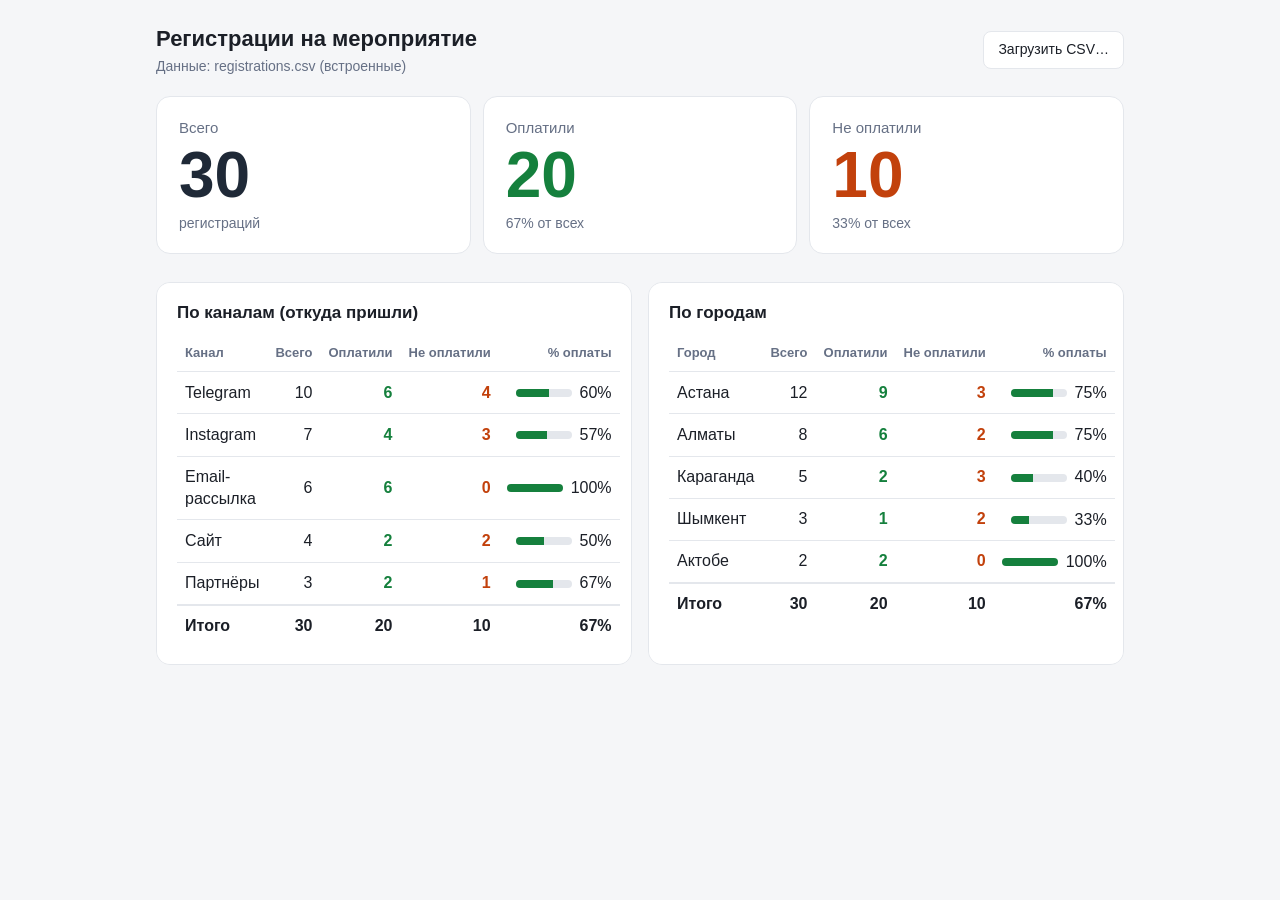
<file: index.html>
<!doctype html>
<html lang="ru">
<head>
<meta charset="utf-8">
<meta name="viewport" content="width=device-width, initial-scale=1">
<title>Регистрации на мероприятие</title>
<style>
  :root {
    --bg: #f5f6f8; --card: #ffffff; --text: #1b1f27; --muted: #667085;
    --line: #e4e7ec; --total: #1f2937; --paid: #15803d; --unpaid: #c2410c;
    --paid-bg: #dcfce7; --unpaid-bg: #ffedd5; --bar: #e4e7ec; --accent: #2563eb;
  }
  @media (prefers-color-scheme: dark) {
    :root {
      --bg: #12151b; --card: #1b2029; --text: #eef0f4; --muted: #98a2b3;
      --line: #2b3240; --total: #eef0f4; --paid: #4ade80; --unpaid: #fb923c;
      --paid-bg: #14391f; --unpaid-bg: #3d2410; --bar: #2b3240; --accent: #60a5fa;
    }
  }
  * { box-sizing: border-box; }
  body {
    margin: 0; background: var(--bg); color: var(--text);
    font: 16px/1.4 -apple-system, BlinkMacSystemFont, "Segoe UI", Roboto, Arial, sans-serif;
  }
  .wrap { max-width: 1000px; margin: 0 auto; padding: 24px 16px 48px; }
  header { display: flex; justify-content: space-between; align-items: center; gap: 12px; flex-wrap: wrap; margin-bottom: 20px; }
  h1 { font-size: 22px; margin: 0; }
  .sub { color: var(--muted); font-size: 14px; margin-top: 2px; }
  button.load {
    background: var(--card); color: var(--text); border: 1px solid var(--line);
    border-radius: 8px; padding: 8px 14px; font: inherit; font-size: 14px; cursor: pointer;
  }
  button.load:hover { border-color: var(--accent); color: var(--accent); }
  .kpis { display: grid; grid-template-columns: repeat(3, 1fr); gap: 12px; margin-bottom: 28px; }
  .kpi { background: var(--card); border: 1px solid var(--line); border-radius: 14px; padding: 20px 22px; }
  .kpi .label { color: var(--muted); font-size: 15px; }
  .kpi .num { font-size: 64px; font-weight: 700; line-height: 1.05; margin-top: 4px; font-variant-numeric: tabular-nums; }
  .kpi.total .num { color: var(--total); }
  .kpi.paid .num { color: var(--paid); }
  .kpi.unpaid .num { color: var(--unpaid); }
  .kpi .note { color: var(--muted); font-size: 14px; margin-top: 4px; }
  .grid { display: grid; grid-template-columns: 1fr 1fr; gap: 16px; }
  .panel { background: var(--card); border: 1px solid var(--line); border-radius: 14px; padding: 18px 20px; overflow-x: auto; }
  h2 { font-size: 17px; margin: 0 0 10px; }
  table { width: 100%; border-collapse: collapse; font-variant-numeric: tabular-nums; }
  th, td { padding: 9px 8px; text-align: right; border-bottom: 1px solid var(--line); white-space: nowrap; }
  th:first-child, td:first-child { text-align: left; white-space: normal; }
  th { color: var(--muted); font-weight: 600; font-size: 13px; }
  tbody tr:last-child td { border-bottom: 0; }
  tfoot td { font-weight: 700; border-top: 2px solid var(--line); border-bottom: 0; }
  td.paid { color: var(--paid); font-weight: 600; }
  td.unpaid { color: var(--unpaid); font-weight: 600; }
  .pct { display: inline-flex; align-items: center; gap: 8px; justify-content: flex-end; }
  .pct .bar { width: 56px; height: 8px; background: var(--bar); border-radius: 4px; overflow: hidden; }
  .pct .bar i { display: block; height: 100%; background: var(--paid); }
  .err { background: var(--unpaid-bg); color: var(--unpaid); border-radius: 8px; padding: 10px 14px; margin-bottom: 16px; display: none; }
  @media (max-width: 760px) {
    .grid { grid-template-columns: 1fr; }
    .kpi .num { font-size: 46px; }
    .kpi { padding: 14px; }
  }
</style>
</head>
<body>
<div class="wrap">
  <header>
    <div>
      <h1>Регистрации на мероприятие</h1>
      <div class="sub" id="source"></div>
    </div>
    <div>
      <button class="load" id="loadBtn" type="button">Загрузить CSV…</button>
      <input type="file" id="file" accept=".csv,text/csv" hidden>
    </div>
  </header>

  <div class="err" id="err"></div>

  <section class="kpis">
    <div class="kpi total"><div class="label">Всего</div><div class="num" id="kTotal">0</div><div class="note">регистраций</div></div>
    <div class="kpi paid"><div class="label">Оплатили</div><div class="num" id="kPaid">0</div><div class="note" id="kPaidPct"></div></div>
    <div class="kpi unpaid"><div class="label">Не оплатили</div><div class="num" id="kUnpaid">0</div><div class="note" id="kUnpaidPct"></div></div>
  </section>

  <section class="grid">
    <div class="panel"><h2>По каналам (откуда пришли)</h2><table id="tSource"></table></div>
    <div class="panel"><h2>По городам</h2><table id="tCity"></table></div>
  </section>
</div>

<script type="text/plain" id="csvData">name,city,registered,source,ticket,paid
Участник 01,Астана,2026-10-30,Telegram,VIP,да
Участник 02,Актобе,2026-10-22,Email-рассылка,Стандарт,да
Участник 03,Астана,2026-11-07,Сайт,Стандарт,да
Участник 04,Астана,2026-10-21,Telegram,Стандарт,да
Участник 05,Астана,2026-10-27,Email-рассылка,Стандарт,да
Участник 06,Астана,2026-11-07,Instagram,VIP,да
Участник 07,Алматы,2026-11-07,Telegram,Стандарт,да
Участник 08,Алматы,2026-10-21,Сайт,Стандарт,да
Участник 09,Астана,2026-11-02,Email-рассылка,Стандарт,да
Участник 10,Актобе,2026-11-06,Email-рассылка,Стандарт,да
Участник 11,Алматы,2026-11-07,Email-рассылка,Стандарт,да
Участник 12,Алматы,2026-10-23,Партнёры,Стандарт,да
Участник 13,Астана,2026-11-08,Telegram,VIP,нет
Участник 14,Алматы,2026-11-13,Telegram,VIP,нет
Участник 15,Астана,2026-10-31,Instagram,Онлайн,да
Участник 16,Караганда,2026-11-11,Instagram,Стандарт,да
Участник 17,Алматы,2026-11-05,Сайт,Стандарт,нет
Участник 18,Шымкент,2026-10-29,Instagram,Стандарт,нет
Участник 19,Караганда,2026-10-25,Telegram,Стандарт,нет
Участник 20,Астана,2026-11-02,Email-рассылка,Стандарт,да
Участник 21,Шымкент,2026-10-30,Telegram,VIP,нет
Участник 22,Караганда,2026-11-07,Telegram,Стандарт,да
Участник 23,Алматы,2026-10-28,Партнёры,VIP,да
Участник 24,Караганда,2026-10-21,Партнёры,Стандарт,нет
Участник 25,Шымкент,2026-10-29,Telegram,Онлайн,да
Участник 26,Алматы,2026-10-20,Telegram,Стандарт,да
Участник 27,Астана,2026-11-04,Instagram,Онлайн,да
Участник 28,Караганда,2026-10-24,Instagram,Стандарт,нет
Участник 29,Астана,2026-11-04,Instagram,Стандарт,нет
Участник 30,Астана,2026-11-06,Сайт,Стандарт,нет
</script>

<script>
(function () {
  // Разбор CSV с поддержкой кавычек и запятых внутри полей
  function parseCSV(text) {
    text = text.replace(/^﻿/, '');
    var rows = [], row = [], field = '', inQ = false, i, c;
    for (i = 0; i < text.length; i++) {
      c = text[i];
      if (inQ) {
        if (c === '"') { if (text[i + 1] === '"') { field += '"'; i++; } else inQ = false; }
        else field += c;
      } else if (c === '"') inQ = true;
      else if (c === ',') { row.push(field); field = ''; }
      else if (c === '\n' || c === '\r') {
        if (c === '\r' && text[i + 1] === '\n') i++;
        row.push(field); field = '';
        if (row.length > 1 || row[0] !== '') rows.push(row);
        row = [];
      } else field += c;
    }
    row.push(field);
    if (row.length > 1 || row[0] !== '') rows.push(row);
    return rows;
  }

  var PAID_YES = ['да', 'yes', 'true', '1', 'paid', 'оплачено'];

  function toRecords(rows) {
    var head = rows[0].map(function (h) { return h.trim().toLowerCase(); });
    var idx = { city: head.indexOf('city'), source: head.indexOf('source'), paid: head.indexOf('paid') };
    if (idx.city < 0 || idx.source < 0 || idx.paid < 0)
      throw new Error('В файле нет колонок city, source, paid.');
    return rows.slice(1).map(function (r) {
      return {
        city: (r[idx.city] || '').trim() || '—',
        source: (r[idx.source] || '').trim() || '—',
        paid: PAID_YES.indexOf((r[idx.paid] || '').trim().toLowerCase()) >= 0
      };
    });
  }

  function group(recs, key) {
    var m = {};
    recs.forEach(function (r) {
      var g = m[r[key]] || (m[r[key]] = { name: r[key], total: 0, paid: 0 });
      g.total++; if (r.paid) g.paid++;
    });
    return Object.keys(m).map(function (k) { return m[k]; })
      .sort(function (a, b) { return b.total - a.total || a.name.localeCompare(b.name, 'ru'); });
  }

  function esc(s) {
    return String(s).replace(/[&<>"']/g, function (c) {
      return { '&': '&amp;', '<': '&lt;', '>': '&gt;', '"': '&quot;', "'": '&#39;' }[c];
    });
  }
  function pct(a, b) { return b ? Math.round(a / b * 100) : 0; }

  function renderTable(el, firstCol, groups, total, paid) {
    var html = '<thead><tr><th>' + firstCol + '</th><th>Всего</th><th>Оплатили</th><th>Не оплатили</th><th>% оплаты</th></tr></thead><tbody>';
    groups.forEach(function (g) {
      var p = pct(g.paid, g.total);
      html += '<tr><td>' + esc(g.name) + '</td><td>' + g.total + '</td><td class="paid">' + g.paid +
        '</td><td class="unpaid">' + (g.total - g.paid) + '</td><td><span class="pct"><span class="bar"><i style="width:' + p +
        '%"></i></span>' + p + '%</span></td></tr>';
    });
    html += '</tbody><tfoot><tr><td>Итого</td><td>' + total + '</td><td>' + paid + '</td><td>' + (total - paid) +
      '</td><td>' + pct(paid, total) + '%</td></tr></tfoot>';
    el.innerHTML = html;
  }

  function render(recs, label) {
    var total = recs.length, paid = recs.filter(function (r) { return r.paid; }).length;
    document.getElementById('kTotal').textContent = total;
    document.getElementById('kPaid').textContent = paid;
    document.getElementById('kUnpaid').textContent = total - paid;
    document.getElementById('kPaidPct').textContent = pct(paid, total) + '% от всех';
    document.getElementById('kUnpaidPct').textContent = pct(total - paid, total) + '% от всех';
    document.getElementById('source').textContent = label;
    renderTable(document.getElementById('tSource'), 'Канал', group(recs, 'source'), total, paid);
    renderTable(document.getElementById('tCity'), 'Город', group(recs, 'city'), total, paid);
  }

  function showError(msg) {
    var e = document.getElementById('err');
    e.textContent = msg; e.style.display = msg ? 'block' : 'none';
  }

  function load(text, label) {
    try {
      var rows = parseCSV(text);
      if (rows.length < 2) throw new Error('В файле нет данных.');
      render(toRecords(rows), label);
      showError('');
    } catch (e) { showError('Не удалось прочитать файл: ' + e.message); }
  }

  load(document.getElementById('csvData').textContent, 'Данные: registrations.csv (встроенные)');

  var fileInput = document.getElementById('file');
  document.getElementById('loadBtn').addEventListener('click', function () { fileInput.click(); });
  fileInput.addEventListener('change', function () {
    var f = fileInput.files[0];
    if (!f) return;
    var reader = new FileReader();
    reader.onload = function () { load(reader.result, 'Данные: ' + f.name + ' (загружен вручную)'); };
    reader.readAsText(f, 'utf-8');
    fileInput.value = '';
  });
})();
</script>
</body>
</html>
</file>
